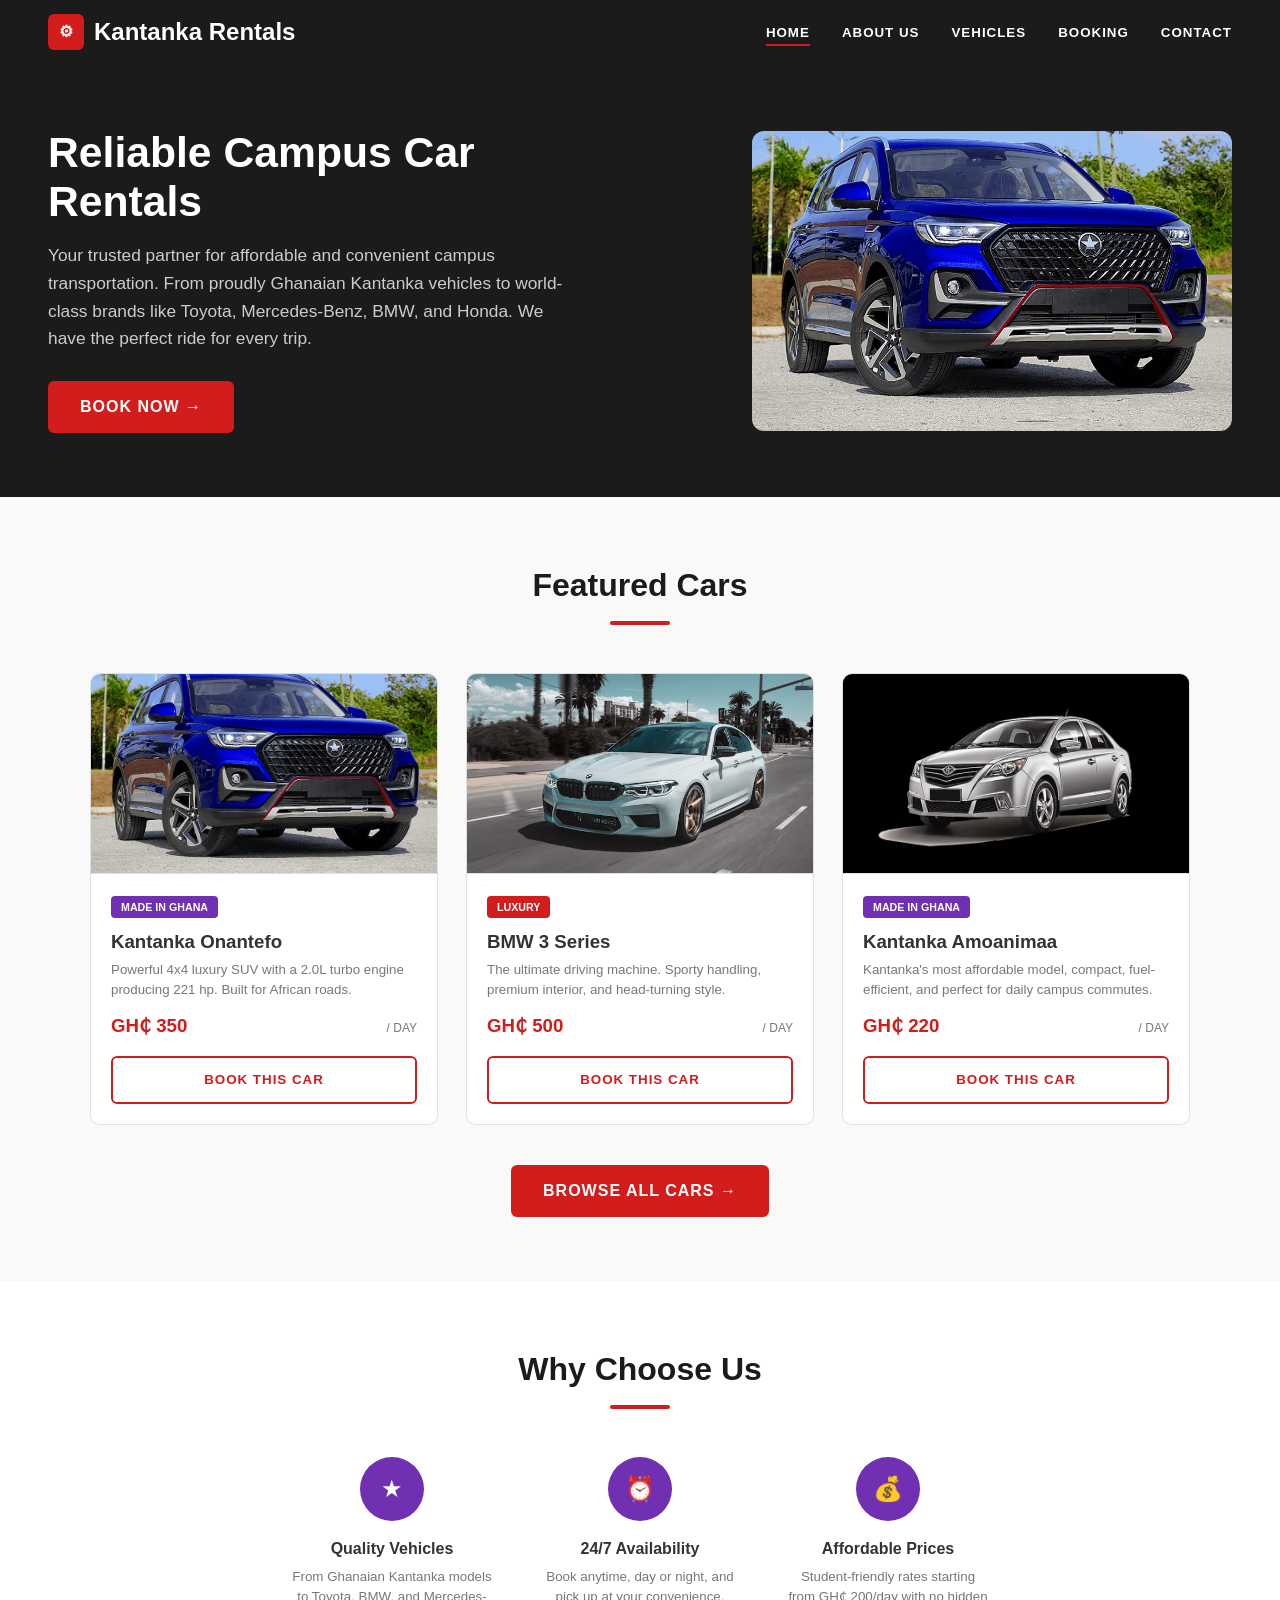
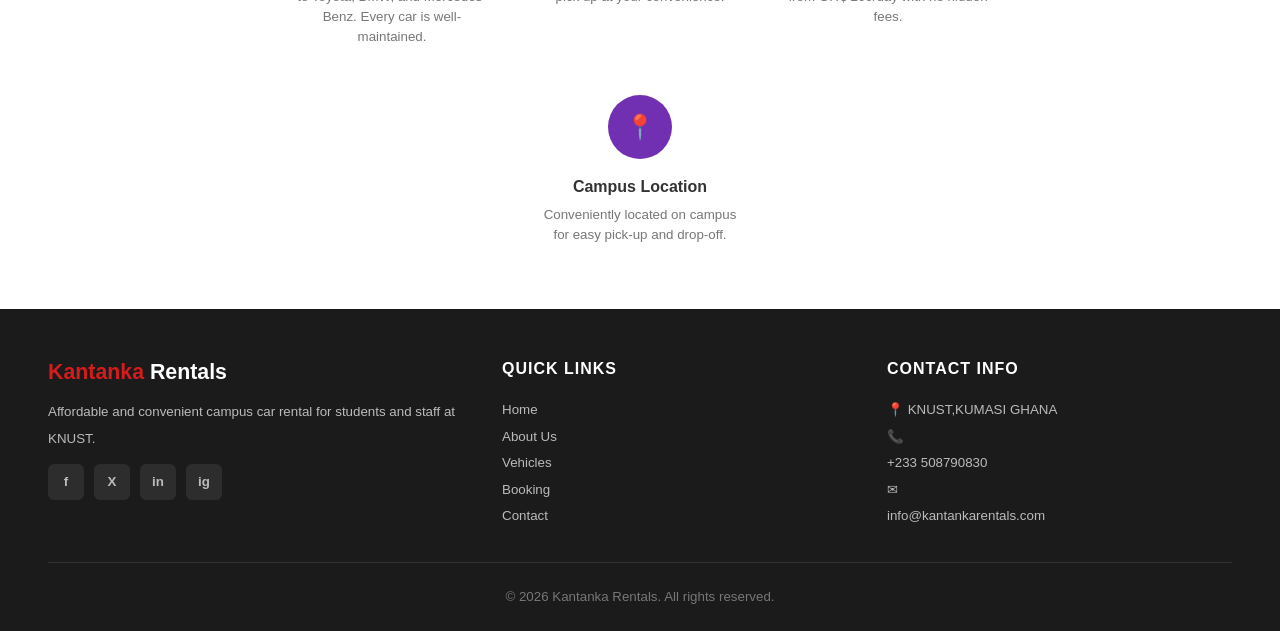
<file: index.html>
<!DOCTYPE html>
<html lang="en">
<head>
  <meta charset="UTF-8">
  <meta name="viewport" content="width=device-width, initial-scale=1.0">
  <title>Kantanka Rentals — Campus Car Rental</title>
  <link rel="stylesheet" href="styles.css">
</head>
<body>

  <nav class="navbar">
    <a href="index.html" class="logo"><div class="logo-icon">&#9881;</div>Kantanka Rentals</a>
    <ul class="nav-links">
      <li><a href="index.html" class="active">Home</a></li>
      <li><a href="about.html">About Us</a></li>
      <li><a href="vehicles.html">Vehicles</a></li>
      <li><a href="booking.html">Booking</a></li>
      <li><a href="contact.html">Contact</a></li>
    </ul>
    <button class="hamburger"><span></span><span></span><span></span></button>
  </nav>

  <section class="hero">
    <div class="hero-text">
      <h1>Reliable Campus Car Rentals</h1>
      <p>Your trusted partner for affordable and convenient campus transportation. From proudly Ghanaian Kantanka vehicles to world-class brands like Toyota, Mercedes-Benz, BMW, and Honda. We have the perfect ride for every trip.</p>
      <a href="booking.html" class="btn btn-red">Book Now &rarr;</a>
    </div>
    <div class="hero-image"><img src="images/ONATEFO.jpeg" alt="Kantanka Onantefo SUV fleet"></div>
  </section>

  <section class="section">
    <h2 class="section-title">Featured Cars</h2>
    <div class="cards-grid">
      <div class="card">
        <div class="card-img"><img src="images/ONATEFO.jpeg" alt="Kantanka Onantefo"></div>
        <div class="card-body">
          <span class="badge badge-ghana">Made in Ghana</span>
          <h3>Kantanka Onantefo</h3>
          <p class="card-desc">Powerful 4x4 luxury SUV with a 2.0L turbo engine producing 221 hp. Built for African roads.</p>
          <div class="card-price"><span class="price">GH&#8373; 350</span><span class="per-day">/ day</span></div>
          <a href="booking.html?car=kantanka-onantefo" class="btn btn-outline">Book This Car</a>
        </div>
      </div>
      <div class="card">
        <div class="card-img"><img src="images/BMW.jpg" alt="BMW 3 Series"></div>
        <div class="card-body">
          <span class="badge">Luxury</span>
          <h3>BMW 3 Series</h3>
          <p class="card-desc">The ultimate driving machine. Sporty handling, premium interior, and head-turning style.</p>
          <div class="card-price"><span class="price">GH&#8373; 500</span><span class="per-day">/ day</span></div>
          <a href="booking.html?car=bmw-3-series" class="btn btn-outline">Book This Car</a>
        </div>
      </div>
      <div class="card">
        <div class="card-img"><img src="images/AMOANIMAA.jpeg" alt="Kantanka Amoanimaa"></div>
        <div class="card-body">
          <span class="badge badge-ghana">Made in Ghana</span>
          <h3>Kantanka Amoanimaa</h3>
          <p class="card-desc">Kantanka's most affordable model, compact, fuel-efficient, and perfect for daily campus commutes.</p>
          <div class="card-price"><span class="price">GH&#8373; 220</span><span class="per-day">/ day</span></div>
          <a href="booking.html?car=kantanka-amoanimaa" class="btn btn-outline">Book This Car</a>
        </div>
      </div>
    </div>
    <div style="text-align:center; margin-top:40px;">
      <a href="vehicles.html" class="btn btn-red">Browse All Cars &rarr;</a>
    </div>
  </section>

  <section class="section" style="background: var(--white);">
    <h2 class="section-title">Why Choose Us</h2>
    <div class="features">
      <div class="feature-item"><div class="feature-icon">&#9733;</div><h3>Quality Vehicles</h3><p>From Ghanaian Kantanka models to Toyota, BMW, and Mercedes-Benz. Every car is well-maintained.</p></div>
      <div class="feature-item"><div class="feature-icon">&#9200;</div><h3>24/7 Availability</h3><p>Book anytime, day or night, and pick up at your convenience.</p></div>
      <div class="feature-item"><div class="feature-icon">&#128176;</div><h3>Affordable Prices</h3><p>Student-friendly rates starting from GH&#8373; 200/day with no hidden fees.</p></div>
      <div class="feature-item"><div class="feature-icon">&#128205;</div><h3>Campus Location</h3><p>Conveniently located on campus for easy pick-up and drop-off.</p></div>
    </div>
  </section>

  <footer class="footer">
    <div class="footer-grid">
      <div class="footer-col"><div class="footer-brand"><span>Kantanka</span> Rentals</div><p>Affordable and convenient campus car rental for students and staff at KNUST.</p><div class="footer-socials"><a href="#">f</a><a href="#">X</a><a href="#">in</a><a href="#">ig</a></div></div>
      <div class="footer-col"><h4>Quick Links</h4><a href="index.html">Home</a><a href="about.html">About Us</a><a href="vehicles.html">Vehicles</a><a href="booking.html">Booking</a><a href="contact.html">Contact</a></div>
      <div class="footer-col"><h4>Contact Info</h4><p>&#128205; KNUST,KUMASI GHANA</p><p>&#128222; <a href="tel:+233 508790830" style="color:#bbb;">+233 508790830</a></p><p>&#9993; <a href="mailto:info@kantankarentals.com" style="color:#bbb;">info@kantankarentals.com</a></p></div>
    </div>
    <div class="footer-bottom">&copy; 2026 Kantanka Rentals. All rights reserved.</div>
  </footer>

  <script src="script.js"></script>
</body>
</html>
</file>
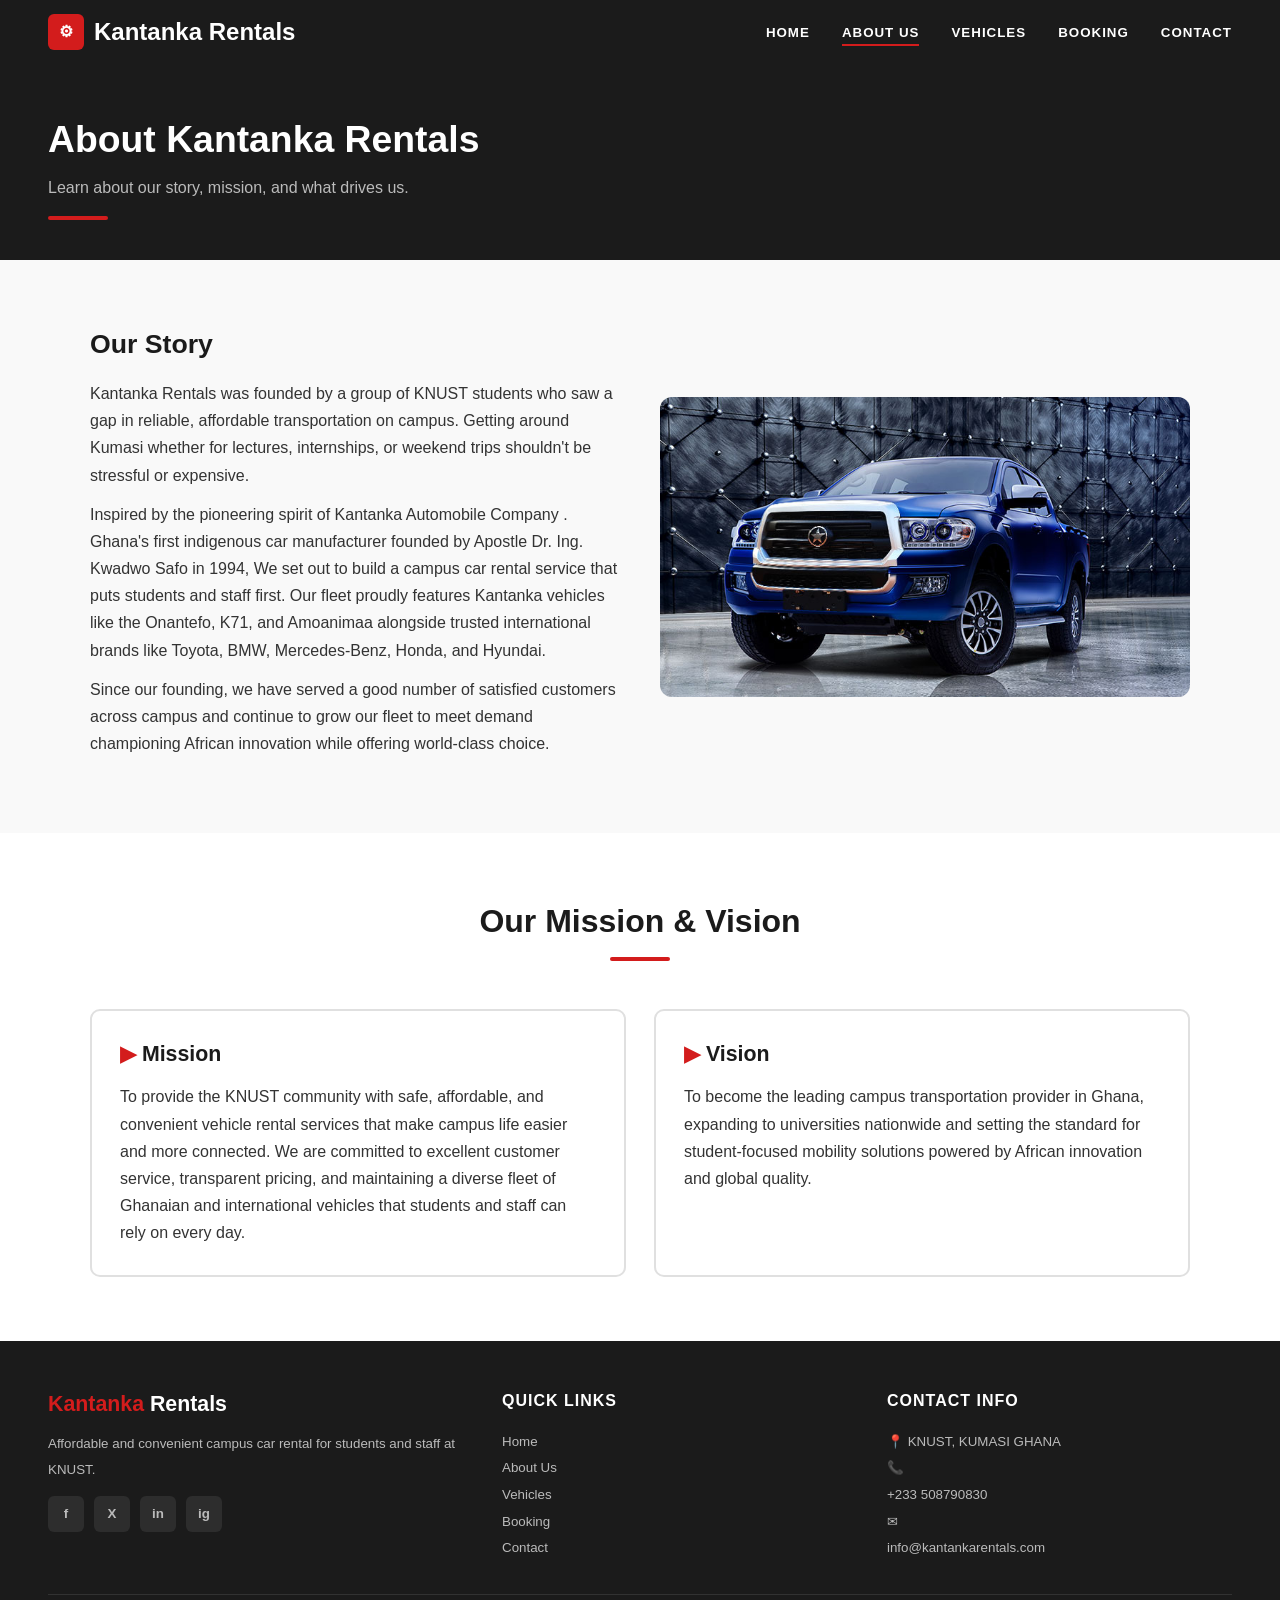
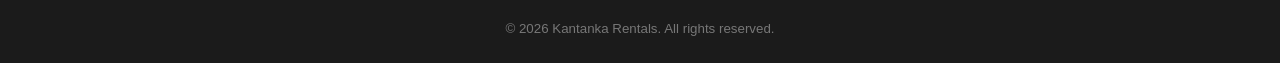
<file: about.html>
<!DOCTYPE html>
<html lang="en">
<head>
  <meta charset="UTF-8">
  <meta name="viewport" content="width=device-width, initial-scale=1.0">
  <title>About Us — Kantanka Rentals</title>
  <link rel="stylesheet" href="styles.css">
</head>
<body>

  <nav class="navbar">
    <a href="index.html" class="logo"><div class="logo-icon">&#9881;</div>Kantanka Rentals</a>
    <ul class="nav-links">
      <li><a href="index.html">Home</a></li>
      <li><a href="about.html" class="active">About Us</a></li>
      <li><a href="vehicles.html">Vehicles</a></li>
      <li><a href="booking.html">Booking</a></li>
      <li><a href="contact.html">Contact</a></li>
    </ul>
    <button class="hamburger"><span></span><span></span><span></span></button>
  </nav>

  <div class="page-header">
    <h1>About Kantanka Rentals</h1>
    <p>Learn about our story, mission, and what drives us.</p>
    <div class="page-header-line"></div>
  </div>

  <section class="section">
    <div class="about-story">
      <div class="about-story-text">
        <h2>Our Story</h2>
        <p>Kantanka Rentals was founded by a group of KNUST students who saw a gap in reliable, affordable transportation on campus. Getting around Kumasi whether for lectures, internships, or weekend trips shouldn't be stressful or expensive.</p>
        <p>Inspired by the pioneering spirit of Kantanka Automobile Company . Ghana's first indigenous car manufacturer founded by Apostle Dr. Ing. Kwadwo Safo in 1994, We set out to build a campus car rental service that puts students and staff first. Our fleet proudly features Kantanka vehicles like the Onantefo, K71, and Amoanimaa alongside trusted international brands like Toyota, BMW, Mercedes-Benz, Honda, and Hyundai.</p>
        <p>Since our founding, we have served a good number of satisfied customers across campus and continue to grow our fleet to meet demand championing African innovation while offering world-class choice.</p>
      </div>
      <div class="about-img"><img src="images/OMAMA PICKUP.jpeg" alt="Kantanka vehicles fleet"></div>
    </div>
  </section>

  <section class="section" style="background: var(--white);">
    <h2 class="section-title">Our Mission &amp; Vision</h2>
    <div class="mission-vision">
      <div class="mv-card"><h3><span>&#9654;</span> Mission</h3><p>To provide the KNUST community with safe, affordable, and convenient vehicle rental services that make campus life easier and more connected. We are committed to excellent customer service, transparent pricing, and maintaining a diverse fleet of Ghanaian and international vehicles that students and staff can rely on every day.</p></div>
      <div class="mv-card"><h3><span>&#9654;</span> Vision</h3><p>To become the leading campus transportation provider in Ghana, expanding to universities nationwide and setting the standard for student-focused mobility solutions powered by African innovation and global quality.</p></div>
    </div>
  </section>

  <footer class="footer">
    <div class="footer-grid">
      <div class="footer-col"><div class="footer-brand"><span>Kantanka</span> Rentals</div><p>Affordable and convenient campus car rental for students and staff at KNUST.</p><div class="footer-socials"><a href="#">f</a><a href="#">X</a><a href="#">in</a><a href="#">ig</a></div></div>
      <div class="footer-col"><h4>Quick Links</h4><a href="index.html">Home</a><a href="about.html">About Us</a><a href="vehicles.html">Vehicles</a><a href="booking.html">Booking</a><a href="contact.html">Contact</a></div>
      <div class="footer-col"><h4>Contact Info</h4><p>&#128205; KNUST, KUMASI GHANA</p><p>&#128222; <a href="tel:+233 508790830" style="color:#bbb;">+233 508790830</a></p><p>&#9993; <a href="mailto:info@kantankarentals.com" style="color:#bbb;">info@kantankarentals.com</a></p></div>
    </div>
    <div class="footer-bottom">&copy; 2026 Kantanka Rentals. All rights reserved.</div>
  </footer>

  <script src="script.js"></script>
</body>
</html>
</file>
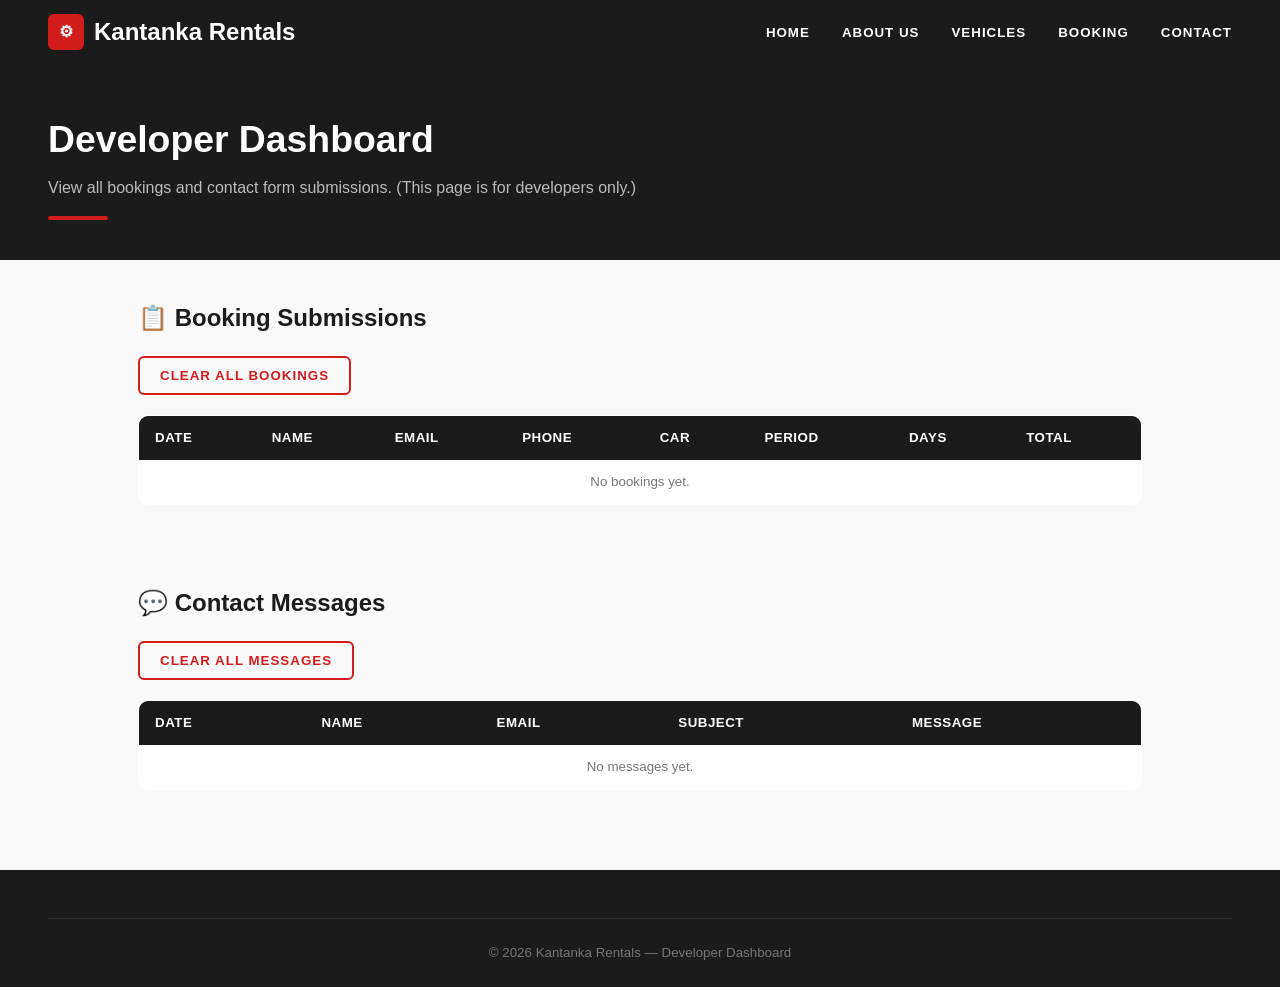
<file: admin.html>
<!DOCTYPE html>
<html lang="en">
<head>
  <meta charset="UTF-8">
  <meta name="viewport" content="width=device-width, initial-scale=1.0">
  <title>Admin Dashboard — Kantanka Rentals</title>
  <link rel="stylesheet" href="styles.css">
</head>
<body>

  <nav class="navbar">
    <a href="index.html" class="logo"><div class="logo-icon">&#9881;</div>Kantanka Rentals</a>
    <ul class="nav-links">
      <li><a href="index.html">Home</a></li>
      <li><a href="about.html">About Us</a></li>
      <li><a href="vehicles.html">Vehicles</a></li>
      <li><a href="booking.html">Booking</a></li>
      <li><a href="contact.html">Contact</a></li>
    </ul>
    <button class="hamburger"><span></span><span></span><span></span></button>
  </nav>

  <div class="page-header">
    <h1>Developer Dashboard</h1>
    <p>View all bookings and contact form submissions. (This page is for developers only.)</p>
    <div class="page-header-line"></div>
  </div>

  <!-- BOOKINGS -->
  <div class="admin-section">
    <h2>&#128203; Booking Submissions</h2>
    <div class="admin-actions">
      <button id="clear-bookings" class="btn btn-outline" style="padding:10px 20px; font-size:10pt;">Clear All Bookings</button>
    </div>
    <div style="overflow-x:auto;">
      <table class="admin-table">
        <thead>
          <tr>
            <th>Date</th>
            <th>Name</th>
            <th>Email</th>
            <th>Phone</th>
            <th>Car</th>
            <th>Period</th>
            <th>Days</th>
            <th>Total</th>
          </tr>
        </thead>
        <tbody id="bookings-table-body">
          <tr><td colspan="8" class="empty-state">Loading...</td></tr>
        </tbody>
      </table>
    </div>
  </div>

  <!-- MESSAGES -->
  <div class="admin-section">
    <h2>&#128172; Contact Messages</h2>
    <div class="admin-actions">
      <button id="clear-messages" class="btn btn-outline" style="padding:10px 20px; font-size:10pt;">Clear All Messages</button>
    </div>
    <div style="overflow-x:auto;">
      <table class="admin-table">
        <thead>
          <tr>
            <th>Date</th>
            <th>Name</th>
            <th>Email</th>
            <th>Subject</th>
            <th>Message</th>
          </tr>
        </thead>
        <tbody id="messages-table-body">
          <tr><td colspan="5" class="empty-state">Loading...</td></tr>
        </tbody>
      </table>
    </div>
  </div>

  <footer class="footer" style="margin-top: 40px;">
    <div class="footer-bottom">&copy; 2026 Kantanka Rentals — Developer Dashboard</div>
  </footer>

  <script src="script.js"></script>
</body>
</html>
</file>
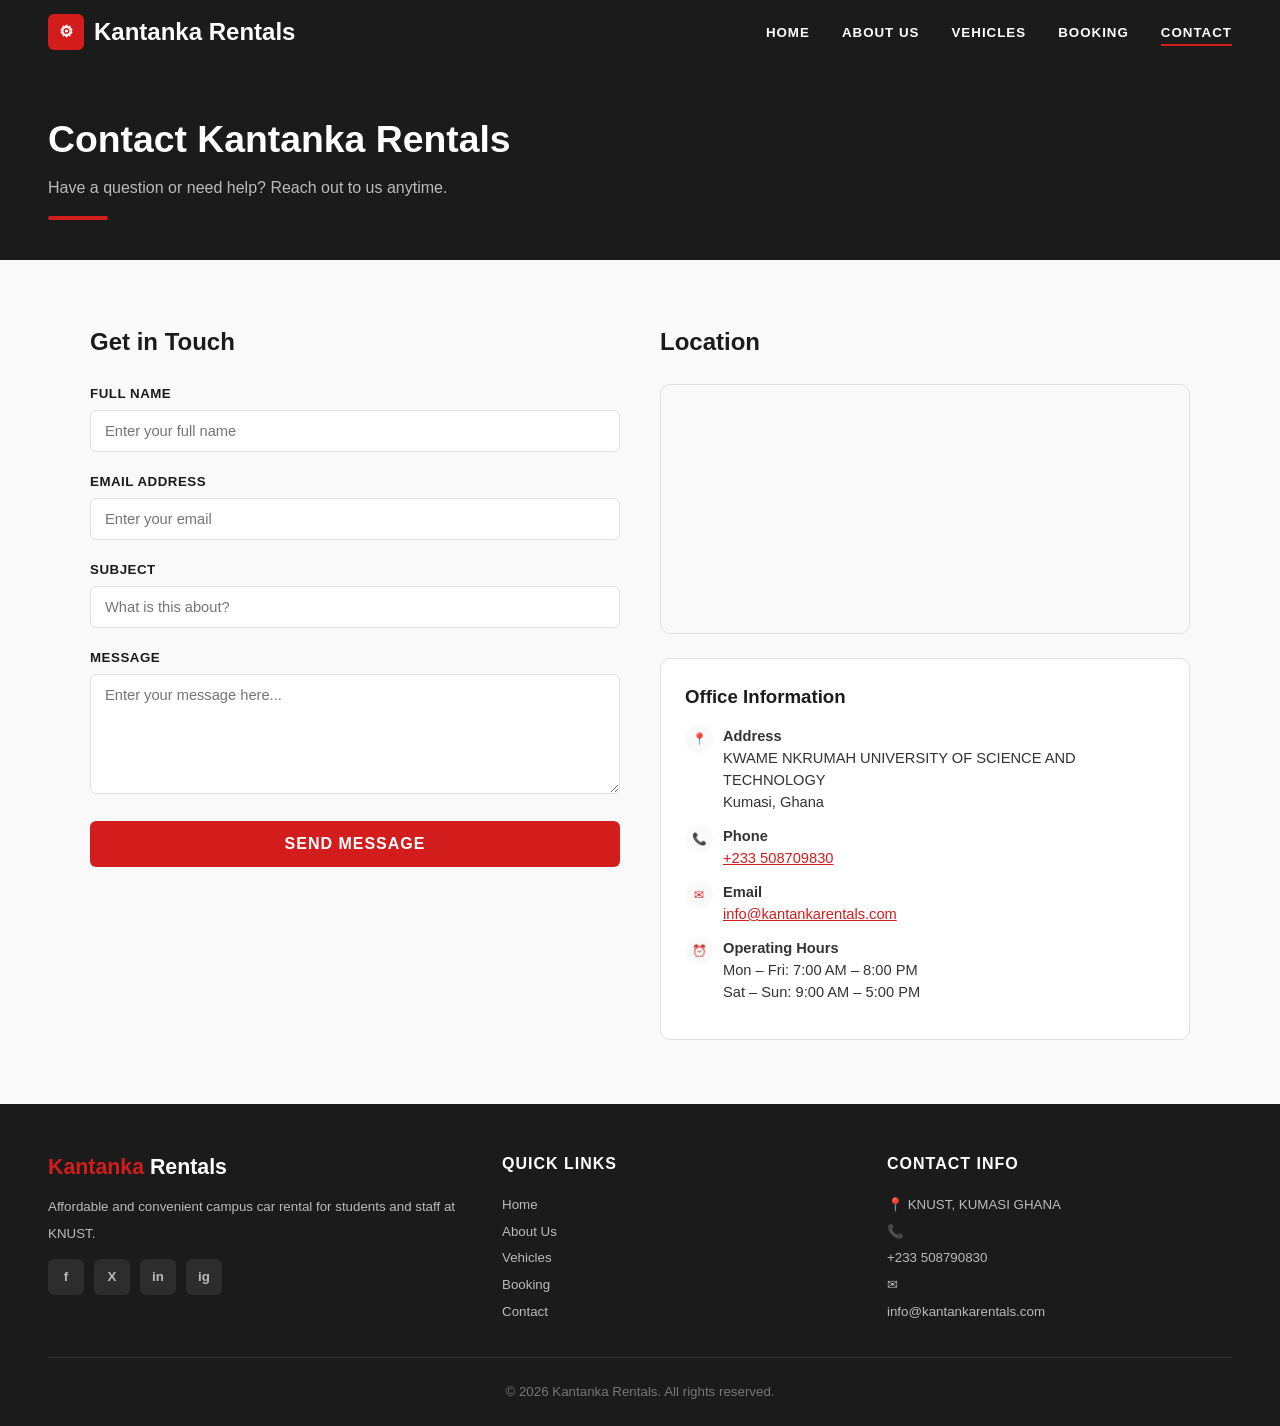
<file: contact.html>
<!DOCTYPE html>
<html lang="en">
<head>
  <meta charset="UTF-8">
  <meta name="viewport" content="width=device-width, initial-scale=1.0">
  <title>Contact — Kantanka Rentals</title>
  <link rel="stylesheet" href="styles.css">
</head>
<body>

  <nav class="navbar">
    <a href="index.html" class="logo"><div class="logo-icon">&#9881;</div>Kantanka Rentals</a>
    <ul class="nav-links">
      <li><a href="index.html">Home</a></li>
      <li><a href="about.html">About Us</a></li>
      <li><a href="vehicles.html">Vehicles</a></li>
      <li><a href="booking.html">Booking</a></li>
      <li><a href="contact.html" class="active">Contact</a></li>
    </ul>
    <button class="hamburger"><span></span><span></span><span></span></button>
  </nav>

  <div class="page-header">
    <h1>Contact Kantanka Rentals</h1>
    <p>Have a question or need help? Reach out to us anytime.</p>
    <div class="page-header-line"></div>
  </div>

  <section class="section">
    <div class="two-col">

      <!-- LEFT: Contact Form -->
      <div>
        <h2 style="font-size:18pt; font-weight:bold; margin-bottom:24px; color:var(--near-black);">Get in Touch</h2>
        <div class="form-group"><label for="c-name">Full Name</label><input type="text" id="c-name" placeholder="Enter your full name"></div>
        <div class="form-group"><label for="c-email">Email Address</label><input type="email" id="c-email" placeholder="Enter your email"></div>
        <div class="form-group"><label for="c-subject">Subject</label><input type="text" id="c-subject" placeholder="What is this about?"></div>
        <div class="form-group"><label for="c-message">Message</label><textarea id="c-message" placeholder="Enter your message here..."></textarea></div>
        <button id="contact-btn" class="btn btn-red" style="width:100%;">Send Message</button>
      </div>

      <!-- RIGHT: Real Map  Info -->
      <div>
        <h2 style="font-size:18pt; font-weight:bold; margin-bottom:24px; color:var(--near-black);">Location</h2>

        <!-- Real Google Maps embed — KNUST Campus -->
        <div class="map-container">
          <iframe
            src="https://www.google.com/maps/embed?pb=!1m18!1m12!1m3!1d7924.038237498498!2d-1.5685636!3d6.6745572!2m3!1f0!2f0!3f0!3m2!1i1024!2i768!4f13.1!3m3!1m2!1s0xfdb9410e03b2c51%3A0x2a6b1eb56a4e6a7e!2sKwame%20Nkrumah%20University%20of%20Science%20and%20Technology!5e0!3m2!1sen!2sgh!4v1709000000000!5m2!1sen!2sgh"
            allowfullscreen=""
            loading="lazy"
            referrerpolicy="no-referrer-when-downgrade">
          </iframe>
        </div>

        <div class="office-info">
          <h3>Office Information</h3>
          <div class="office-row">
            <div class="icon">&#128205;</div>
            <div><strong>Address</strong><br>KWAME NKRUMAH UNIVERSITY OF SCIENCE AND TECHNOLOGY<br> Kumasi, Ghana</div>
          </div>
          <div class="office-row">
            <div class="icon">&#128222;</div>
            <div><strong>Phone</strong><br><a href="tel:+233 508790830">+233 508709830</a></div>
          </div>
          <div class="office-row">
            <div class="icon">&#9993;</div>
            <div><strong>Email</strong><br><a href="mailto:info@kantankarentals.com">info@kantankarentals.com</a></div>
          </div>
          <div class="office-row">
            <div class="icon">&#9200;</div>
            <div><strong>Operating Hours</strong><br>Mon – Fri: 7:00 AM – 8:00 PM<br>Sat – Sun: 9:00 AM – 5:00 PM</div>
          </div>
        </div>
      </div>

    </div>
  </section>

  <!-- Success Modal -->
  <div id="contact-modal" class="modal-overlay">
    <div class="modal">
      <div class="check-circle">&#10003;</div>
      <h2>Message Sent!</h2>
      <p>Thank you for reaching out to Kantanka Rentals! We have received your message and will get back to you within 24 hours. We appreciate your interest.</p>
      <button onclick="closeModal('contact-modal')" class="btn btn-red">Close</button>
    </div>
  </div>

  <footer class="footer">
    <div class="footer-grid">
      <div class="footer-col"><div class="footer-brand"><span>Kantanka</span> Rentals</div><p>Affordable and convenient campus car rental for students and staff at KNUST.</p><div class="footer-socials"><a href="#">f</a><a href="#">X</a><a href="#">in</a><a href="#">ig</a></div></div>
      <div class="footer-col"><h4>Quick Links</h4><a href="index.html">Home</a><a href="about.html">About Us</a><a href="vehicles.html">Vehicles</a><a href="booking.html">Booking</a><a href="contact.html">Contact</a></div>
      <div class="footer-col"><h4>Contact Info</h4><p>&#128205; KNUST, KUMASI GHANA</p><p>&#128222; <a href="tel:+233 508790830" style="color:#bbb;">+233 508790830</a></p><p>&#9993; <a href="mailto:info@kantankarentals.com" style="color:#bbb;">info@kantankarentals.com</a></p></div>
    </div>
    <div class="footer-bottom">&copy; 2026 Kantanka Rentals. All rights reserved.</div>
  </footer>

  <script src="script.js"></script>
</body>
</html>
</file>
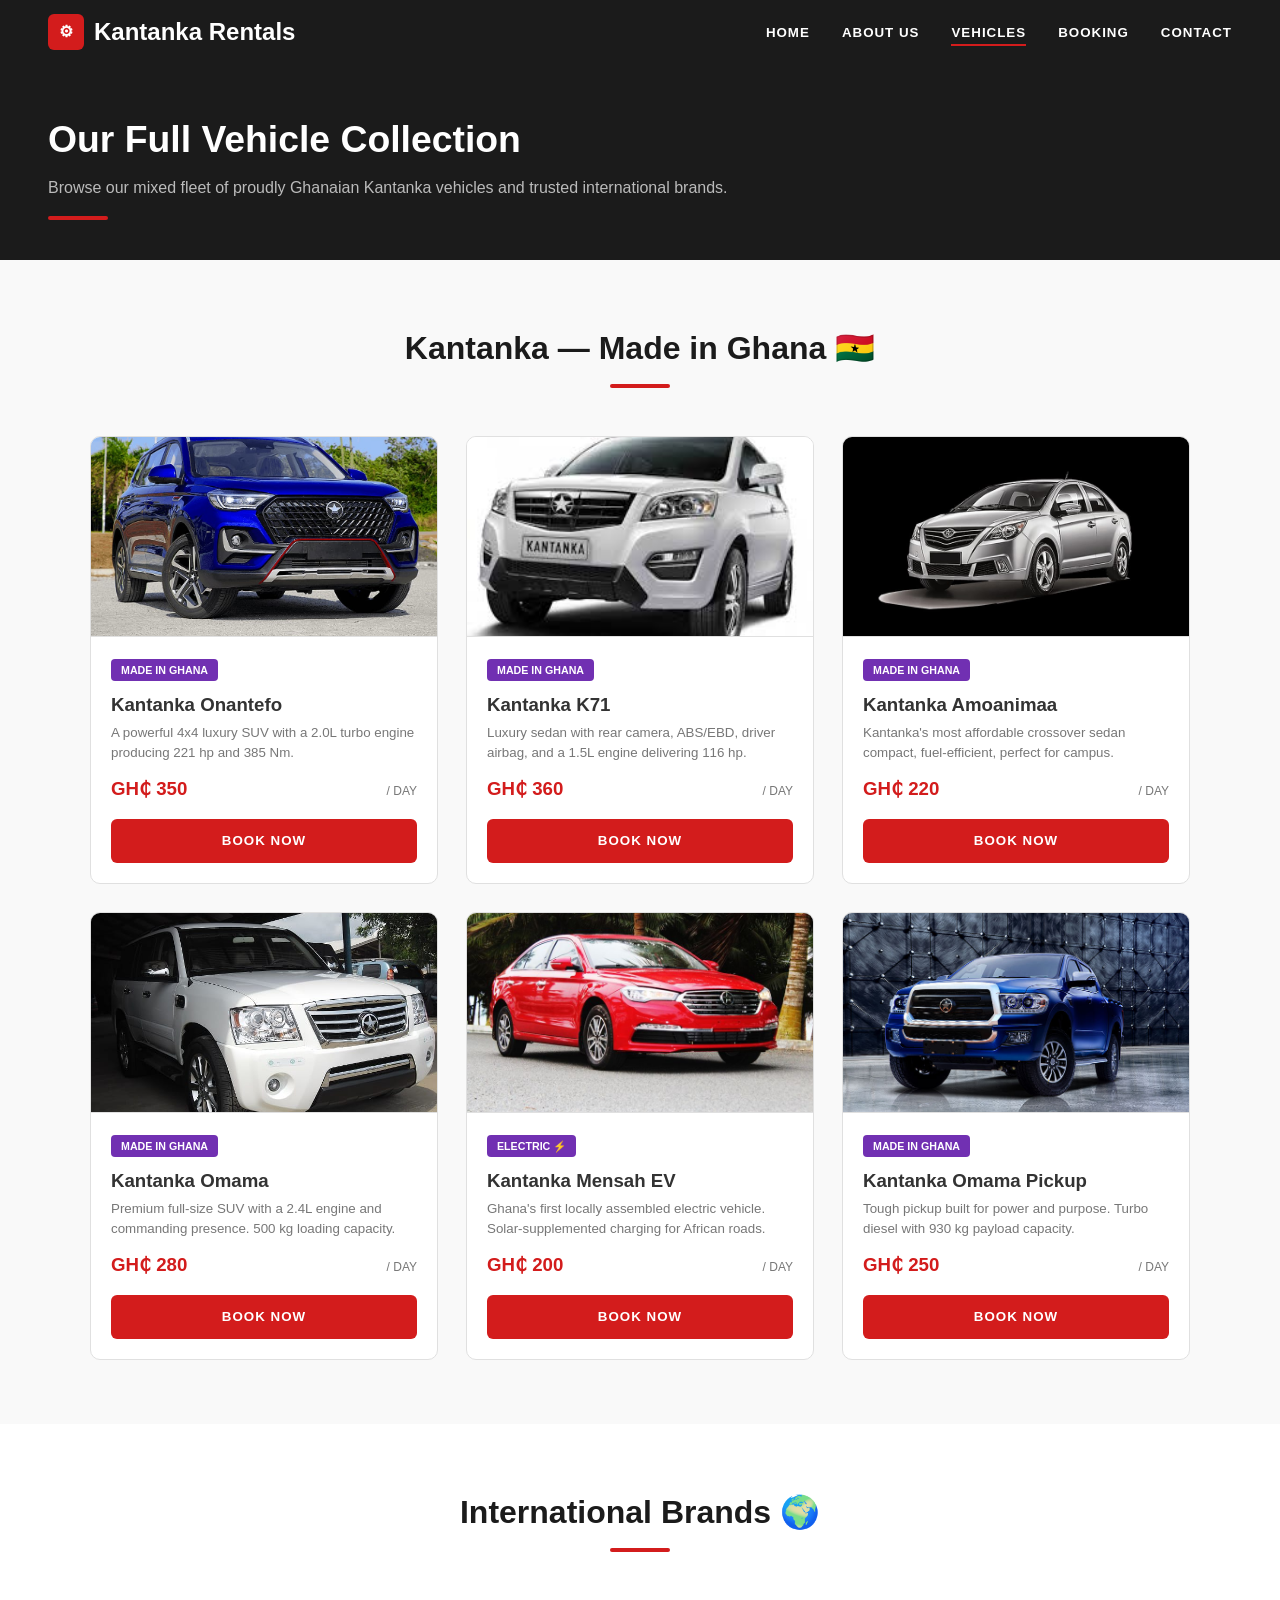
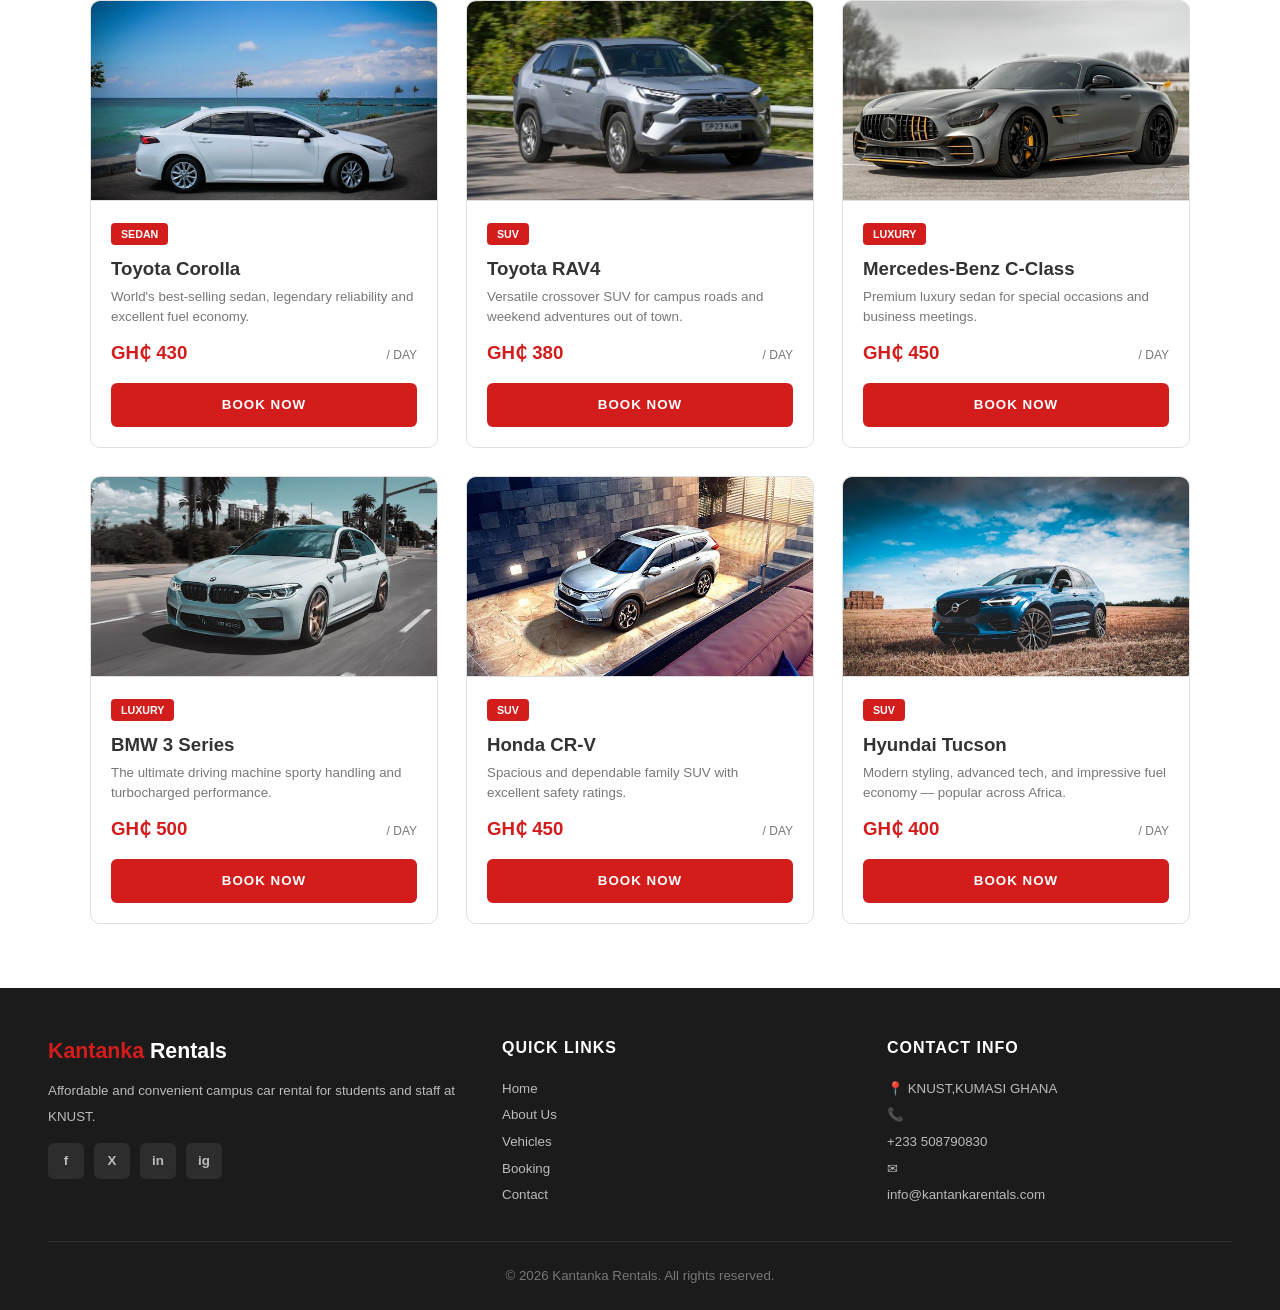
<file: vehicles.html>
<!DOCTYPE html>
<html lang="en">
<head>
  <meta charset="UTF-8">
  <meta name="viewport" content="width=device-width, initial-scale=1.0">
  <title>Vehicles — Kantanka Rentals</title>
  <link rel="stylesheet" href="styles.css">
</head>
<body>

  <nav class="navbar">
    <a href="index.html" class="logo"><div class="logo-icon">&#9881;</div>Kantanka Rentals</a>
    <ul class="nav-links">
      <li><a href="index.html">Home</a></li>
      <li><a href="about.html">About Us</a></li>
      <li><a href="vehicles.html" class="active">Vehicles</a></li>
      <li><a href="booking.html">Booking</a></li>
      <li><a href="contact.html">Contact</a></li>
    </ul>
    <button class="hamburger"><span></span><span></span><span></span></button>
  </nav>

  <div class="page-header">
    <h1>Our Full Vehicle Collection</h1>
    <p>Browse our mixed fleet of proudly Ghanaian Kantanka vehicles and trusted international brands.</p>
    <div class="page-header-line"></div>
  </div>

  <section class="section">
    <h2 class="section-title">Kantanka — Made in Ghana &#127468;&#127469;</h2>
    <div class="cards-grid">
      <div class="card"><div class="card-img"><img src="images/ONATEFO.jpeg" alt="Kantanka Onantefo"></div><div class="card-body"><span class="badge badge-ghana">Made in Ghana</span><h3>Kantanka Onantefo</h3><p class="card-desc">A powerful 4x4 luxury SUV with a 2.0L turbo engine producing 221 hp and 385 Nm.</p><div class="card-price"><span class="price">GH&#8373; 350</span><span class="per-day">/ day</span></div><a href="booking.html?car=kantanka-onantefo" class="btn btn-red">Book Now</a></div></div>
      <div class="card"><div class="card-img"><img src="images/K71.jpeg" alt="Kantanka K71"></div><div class="card-body"><span class="badge badge-ghana">Made in Ghana</span><h3>Kantanka K71</h3><p class="card-desc">Luxury sedan with rear camera, ABS/EBD, driver airbag, and a 1.5L engine delivering 116 hp.</p><div class="card-price"><span class="price">GH&#8373; 360</span><span class="per-day">/ day</span></div><a href="booking.html?car=kantanka-k71" class="btn btn-red">Book Now</a></div></div>
      <div class="card"><div class="card-img"><img src="images/AMOANIMAA.jpeg" alt="Kantanka Amoanimaa"></div><div class="card-body"><span class="badge badge-ghana">Made in Ghana</span><h3>Kantanka Amoanimaa</h3><p class="card-desc">Kantanka's most affordable crossover sedan compact, fuel-efficient, perfect for campus.</p><div class="card-price"><span class="price">GH&#8373; 220</span><span class="per-day">/ day</span></div><a href="booking.html?car=kantanka-amoanimaa" class="btn btn-red">Book Now</a></div></div>
      <div class="card"><div class="card-img"><img src="images/OMAMA.jpeg" alt="Kantanka Omama"></div><div class="card-body"><span class="badge badge-ghana">Made in Ghana</span><h3>Kantanka Omama</h3><p class="card-desc">Premium full-size SUV with a 2.4L engine and commanding presence. 500 kg loading capacity.</p><div class="card-price"><span class="price">GH&#8373; 280</span><span class="per-day">/ day</span></div><a href="booking.html?car=kantanka-omama" class="btn btn-red">Book Now</a></div></div>
      <div class="card"><div class="card-img"><img src="images/MENSAH.jpeg" alt="Kantanka Mensah EV"></div><div class="card-body"><span class="badge badge-ghana">Electric &#9889;</span><h3>Kantanka Mensah EV</h3><p class="card-desc">Ghana's first locally assembled electric vehicle. Solar-supplemented charging for African roads.</p><div class="card-price"><span class="price">GH&#8373; 200</span><span class="per-day">/ day</span></div><a href="booking.html?car=kantanka-mensah-ev" class="btn btn-red">Book Now</a></div></div>
      <div class="card"><div class="card-img"><img src="images/OMAMA PICKUP.jpeg" alt="Kantanka Omama Pickup"></div><div class="card-body"><span class="badge badge-ghana">Made in Ghana</span><h3>Kantanka Omama Pickup</h3><p class="card-desc">Tough pickup built for power and purpose. Turbo diesel with 930 kg payload capacity.</p><div class="card-price"><span class="price">GH&#8373; 250</span><span class="per-day">/ day</span></div><a href="booking.html?car=kantanka-omama-pickup" class="btn btn-red">Book Now</a></div></div>
    </div>
  </section>

  <section class="section" style="background: var(--white);">
    <h2 class="section-title">International Brands &#127757;</h2>
    <div class="cards-grid">
      <div class="card"><div class="card-img"><img src="images/CORROLA.jpg" alt="Toyota Corolla"></div><div class="card-body"><span class="badge">Sedan</span><h3>Toyota Corolla</h3><p class="card-desc">World's best-selling sedan, legendary reliability and excellent fuel economy.</p><div class="card-price"><span class="price">GH&#8373; 430</span><span class="per-day">/ day</span></div><a href="booking.html?car=toyota-corolla" class="btn btn-red">Book Now</a></div></div>
      <div class="card"><div class="card-img"><img src="images/RAV4.jpeg" alt="Toyota RAV4"></div><div class="card-body"><span class="badge">SUV</span><h3>Toyota RAV4</h3><p class="card-desc">Versatile crossover SUV for campus roads and weekend adventures out of town.</p><div class="card-price"><span class="price">GH&#8373; 380</span><span class="per-day">/ day</span></div><a href="booking.html?car=toyota-rav4" class="btn btn-red">Book Now</a></div></div>
      <div class="card"><div class="card-img"><img src="images/BENZ.jpg" alt="Mercedes-Benz C-Class"></div><div class="card-body"><span class="badge">Luxury</span><h3>Mercedes-Benz C-Class</h3><p class="card-desc">Premium luxury sedan for special occasions and business meetings.</p><div class="card-price"><span class="price">GH&#8373; 450</span><span class="per-day">/ day</span></div><a href="booking.html?car=mercedes-c-class" class="btn btn-red">Book Now</a></div></div>
      <div class="card"><div class="card-img"><img src="images/BMW.jpg" alt="BMW 3 Series"></div><div class="card-body"><span class="badge">Luxury</span><h3>BMW 3 Series</h3><p class="card-desc">The ultimate driving machine sporty handling and turbocharged performance.</p><div class="card-price"><span class="price">GH&#8373; 500</span><span class="per-day">/ day</span></div><a href="booking.html?car=bmw-3-series" class="btn btn-red">Book Now</a></div></div>
      <div class="card"><div class="card-img"><img src="images/CRV.jpeg" alt="Honda CR-V"></div><div class="card-body"><span class="badge">SUV</span><h3>Honda CR-V</h3><p class="card-desc">Spacious and dependable family SUV with excellent safety ratings.</p><div class="card-price"><span class="price">GH&#8373; 450</span><span class="per-day">/ day</span></div><a href="booking.html?car=honda-cr-v" class="btn btn-red">Book Now</a></div></div>
      <div class="card"><div class="card-img"><img src="images/HYUNDAI.jpg" alt="Hyundai Tucson"></div><div class="card-body"><span class="badge">SUV</span><h3>Hyundai Tucson</h3><p class="card-desc">Modern styling, advanced tech, and impressive fuel economy — popular across Africa.</p><div class="card-price"><span class="price">GH&#8373; 400</span><span class="per-day">/ day</span></div><a href="booking.html?car=hyundai-tucson" class="btn btn-red">Book Now</a></div></div>
    </div>
  </section>

  <footer class="footer">
    <div class="footer-grid">
      <div class="footer-col"><div class="footer-brand"><span>Kantanka</span> Rentals</div><p>Affordable and convenient campus car rental for students and staff at KNUST.</p><div class="footer-socials"><a href="#">f</a><a href="#">X</a><a href="#">in</a><a href="#">ig</a></div></div>
      <div class="footer-col"><h4>Quick Links</h4><a href="index.html">Home</a><a href="about.html">About Us</a><a href="vehicles.html">Vehicles</a><a href="booking.html">Booking</a><a href="contact.html">Contact</a></div>
      <div class="footer-col"><h4>Contact Info</h4><p>&#128205; KNUST,KUMASI GHANA</p><p>&#128222; <a href="tel:+233 508790830" style="color:#bbb;">+233 508790830</a></p><p>&#9993; <a href="mailto:info@kantankarentals.com" style="color:#bbb;">info@kantankarentals.com</a></p></div>
    </div>
    <div class="footer-bottom">&copy; 2026 Kantanka Rentals. All rights reserved.</div>
  </footer>

  <script src="script.js"></script>
</body>
</html>
</file>
<file: styles.css>
/* ===== KANTANKA RENTALS — Global Stylesheet ===== */

*, *::before, *::after { margin: 0; padding: 0; box-sizing: border-box; }

:root {
  --near-black: #1B1B1B;
  --brand-red: #D31C1C;
  --brand-red-hover: #b01717;
  --white: #FFFFFF;
  --off-white: #F9F9F9;
  --icon-purple: #7130B2;
  --grey-border: #e0e0e0;
  --text-dark: #333333;
  --text-muted: #777777;
}

html { scroll-behavior: smooth; }
body { font-family: Arial, Helvetica, sans-serif; font-size: 12pt; line-height: 1.5; color: var(--text-dark); background: var(--off-white); }
a { text-decoration: none; color: inherit; }
ul { list-style: none; }
img { max-width: 100%; display: block; }

/* ---------- Nav ---------- */
.navbar { position: sticky; top: 0; z-index: 100; display: flex; align-items: center; justify-content: space-between; padding: 0 48px; height: 64px; background: var(--near-black); flex-wrap: wrap; }
.navbar .logo { display: flex; align-items: center; gap: 10px; color: var(--white); font-size: 18pt; font-weight: bold; }
.navbar .logo .logo-icon { width: 36px; height: 36px; background: var(--brand-red); border-radius: 6px; display: flex; align-items: center; justify-content: center; font-size: 16px; color: var(--white); }
.nav-links { display: flex; gap: 32px; }
.nav-links a { color: var(--white); font-size: 10pt; font-weight: bold; text-transform: uppercase; letter-spacing: 1px; padding: 4px 0; border-bottom: 2px solid transparent; transition: border-color 0.25s; }
.nav-links a:hover, .nav-links a.active { border-bottom-color: var(--brand-red); }
.hamburger { display: none; flex-direction: column; gap: 5px; cursor: pointer; padding: 8px; background: none; border: none; }
.hamburger span { width: 24px; height: 2px; background: var(--white); display: block; transition: transform 0.3s, opacity 0.3s; }

@media (max-width: 900px) {
  .navbar { padding: 0 24px; }
  .nav-links { display: none; flex-direction: column; width: 100%; background: var(--near-black); gap: 0; padding: 0; order: 3; }
  .nav-links.open { display: flex; }
  .nav-links a { padding: 16px 24px; border-bottom: 1px solid rgba(255,255,255,0.08); font-size: 11pt; width: 100%; }
  .nav-links a:hover, .nav-links a.active { background: rgba(211,28,28,0.15); border-bottom-color: rgba(255,255,255,0.08); }
  .hamburger { display: flex; }
  .hamburger.active span:nth-child(1) { transform: translateY(7px) rotate(45deg); }
  .hamburger.active span:nth-child(2) { opacity: 0; }
  .hamburger.active span:nth-child(3) { transform: translateY(-7px) rotate(-45deg); }
}

/*  Hero  */
.hero { background: var(--near-black); color: var(--white); padding: 64px 48px; display: flex; align-items: center; justify-content: space-between; gap: 48px; min-height: 420px; }
.hero-text { max-width: 520px; }
.hero-text h1 { font-size: 32pt; font-weight: bold; line-height: 1.15; margin-bottom: 16px; }
.hero-text p { font-size: 13pt; color: #ccc; margin-bottom: 28px; line-height: 1.6; }
.hero-image { flex-shrink: 0; width: 480px; height: 300px; border-radius: 12px; overflow: hidden; }
.hero-image img { width: 100%; height: 100%; object-fit: cover; }

/*  Buttons  */
.btn { display: inline-block; padding: 14px 32px; font-family: Arial, Helvetica, sans-serif; font-size: 12pt; font-weight: bold; text-transform: uppercase; letter-spacing: 1px; border: none; border-radius: 6px; cursor: pointer; transition: background 0.25s, transform 0.15s; }
.btn-red { background: var(--brand-red); color: var(--white); }
.btn-red:hover { background: var(--brand-red-hover); transform: translateY(-2px); }
.btn-outline { background: transparent; color: var(--brand-red); border: 2px solid var(--brand-red); }
.btn-outline:hover { background: var(--brand-red); color: var(--white); }

/*  Sections */
.section { padding: 64px 48px; }
.section-title { font-size: 24pt; font-weight: bold; text-align: center; margin-bottom: 48px; color: var(--near-black); }
.section-title::after { content: ''; display: block; width: 60px; height: 4px; background: var(--brand-red); margin: 12px auto 0; border-radius: 2px; }

/*  Cards */
.cards-grid { display: grid; grid-template-columns: repeat(3, 1fr); gap: 28px; max-width: 1100px; margin: 0 auto; }
.card { background: var(--white); border-radius: 10px; overflow: hidden; border: 1px solid var(--grey-border); transition: transform 0.25s, box-shadow 0.25s; }
.card:hover { transform: translateY(-6px); box-shadow: 0 12px 32px rgba(0,0,0,0.1); }
.card-img { width: 100%; height: 200px; overflow: hidden; background: #e8e8e8; border-bottom: 1px solid var(--grey-border); }
.card-img img { width: 100%; height: 100%; object-fit: cover; }
.card-body { padding: 20px; }
.card-body h3 { font-size: 14pt; font-weight: bold; margin-bottom: 4px; }
.card-body .card-desc { font-size: 10pt; color: var(--text-muted); line-height: 1.5; margin-bottom: 12px; }
.card-price { display: flex; align-items: baseline; justify-content: space-between; margin-bottom: 16px; }
.card-price .price { color: var(--brand-red); font-weight: bold; font-size: 14pt; }
.card-price .per-day { font-size: 9pt; color: var(--text-muted); text-transform: uppercase; }
.card-body .badge { display: inline-block; background: var(--brand-red); color: var(--white); font-size: 8pt; font-weight: bold; text-transform: uppercase; padding: 3px 10px; border-radius: 4px; margin-bottom: 10px; }
.card-body .badge-ghana { background: var(--icon-purple); }
.card .btn { width: 100%; text-align: center; padding: 12px; font-size: 10pt; }

/*  Features */
.features { display: flex; justify-content: center; gap: 48px; flex-wrap: wrap; max-width: 900px; margin: 0 auto; }
.feature-item { text-align: center; max-width: 200px; }
.feature-icon { width: 64px; height: 64px; border-radius: 50%; background: var(--icon-purple); color: var(--white); display: flex; align-items: center; justify-content: center; font-size: 24px; margin: 0 auto 16px; }
.feature-item h3 { font-size: 12pt; font-weight: bold; margin-bottom: 6px; }
.feature-item p { font-size: 10pt; color: var(--text-muted); line-height: 1.5; }

/*  Page Headers  */
.page-header { background: var(--near-black); color: var(--white); padding: 48px 48px 40px; }
.page-header h1 { font-size: 28pt; font-weight: bold; }
.page-header p { margin-top: 8px; color: #bbb; font-size: 12pt; }
.page-header-line { width: 60px; height: 4px; background: var(--brand-red); border-radius: 2px; margin-top: 16px; }

/*  Forms */
.two-col { display: grid; grid-template-columns: 1fr 1fr; gap: 40px; max-width: 1100px; margin: 0 auto; }
.form-group { margin-bottom: 20px; }
.form-group label { display: block; font-size: 10pt; font-weight: bold; text-transform: uppercase; letter-spacing: 0.5px; margin-bottom: 6px; color: var(--near-black); }
.form-group input, .form-group select, .form-group textarea { width: 100%; padding: 12px 14px; font-family: Arial, Helvetica, sans-serif; font-size: 11pt; border: 1px solid var(--grey-border); border-radius: 6px; background: var(--white); color: var(--text-dark); transition: border-color 0.2s; }
.form-group input:focus, .form-group select:focus, .form-group textarea:focus { outline: none; border-color: var(--brand-red); }
.form-group textarea { resize: vertical; min-height: 120px; }
.date-row { display: grid; grid-template-columns: 1fr 1fr; gap: 16px; }

.summary-panel { background: var(--white); border: 1px solid var(--grey-border); border-radius: 10px; padding: 28px; }
.summary-panel h2 { font-size: 16pt; font-weight: bold; margin-bottom: 20px; color: var(--near-black); }
.summary-img { width: 100%; height: 180px; border-radius: 8px; overflow: hidden; margin-bottom: 20px; background: #e8e8e8; }
.summary-img img { width: 100%; height: 100%; object-fit: cover; }
.summary-row { display: flex; justify-content: space-between; padding: 10px 0; border-bottom: 1px solid var(--grey-border); font-size: 11pt; }
.summary-row:last-child { border-bottom: none; font-weight: bold; font-size: 13pt; color: var(--brand-red); }

/* Map */
.map-container { width: 100%; height: 250px; border-radius: 10px; overflow: hidden; margin-bottom: 24px; border: 1px solid var(--grey-border); }
.map-container iframe { width: 100%; height: 100%; border: 0; }

.office-info { background: var(--white); border: 1px solid var(--grey-border); border-radius: 10px; padding: 24px; }
.office-info h3 { font-size: 14pt; font-weight: bold; margin-bottom: 14px; color: var(--near-black); }
.office-row { display: flex; align-items: flex-start; gap: 10px; margin-bottom: 12px; font-size: 11pt; color: var(--text-dark); }
.office-row .icon { flex-shrink: 0; width: 28px; height: 28px; background: var(--off-white); border-radius: 50%; display: flex; align-items: center; justify-content: center; font-size: 12px; color: var(--brand-red); }
.office-row a { color: var(--brand-red); text-decoration: underline; }
.office-row a:hover { color: var(--brand-red-hover); }

/*  About  */
.about-story { display: grid; grid-template-columns: 1fr 1fr; gap: 40px; align-items: center; max-width: 1100px; margin: 0 auto; }
.about-story-text h2 { font-size: 20pt; font-weight: bold; margin-bottom: 16px; color: var(--near-black); }
.about-story-text p { line-height: 1.7; color: var(--text-dark); margin-bottom: 12px; }
.about-img { width: 100%; height: 300px; border-radius: 12px; overflow: hidden; }
.about-img img { width: 100%; height: 100%; object-fit: cover; }
.mission-vision { display: grid; grid-template-columns: 1fr 1fr; gap: 28px; max-width: 1100px; margin: 0 auto; }
.mv-card { background: var(--white); border: 2px solid var(--grey-border); border-radius: 10px; padding: 28px; }
.mv-card h3 { font-size: 16pt; font-weight: bold; margin-bottom: 12px; color: var(--near-black); }
.mv-card h3 span { color: var(--brand-red); }
.mv-card p { line-height: 1.7; color: var(--text-dark); }

/*  Success Modal  */
.modal-overlay {
  display: none;
  position: fixed; top: 0; left: 0; width: 100%; height: 100%;
  background: rgba(0,0,0,0.6); z-index: 1000;
  align-items: center; justify-content: center;
}
.modal-overlay.show { display: flex; }

.modal {
  background: var(--white); border-radius: 16px; padding: 40px 32px;
  max-width: 420px; width: 90%; text-align: center;
  animation: modalIn 0.3s ease;
}
@keyframes modalIn {
  from { transform: scale(0.85); opacity: 0; }
  to { transform: scale(1); opacity: 1; }
}

.modal .check-circle {
  width: 72px; height: 72px; border-radius: 50%;
  background: #22c55e; color: var(--white);
  display: flex; align-items: center; justify-content: center;
  font-size: 36px; margin: 0 auto 20px;
}

.modal h2 { font-size: 20pt; font-weight: bold; margin-bottom: 8px; color: var(--near-black); }
.modal p { font-size: 11pt; color: var(--text-muted); line-height: 1.6; margin-bottom: 24px; }
.modal .btn { padding: 12px 28px; font-size: 11pt; }

/*  Admin Dashboard  */
.admin-section { padding: 40px 48px; max-width: 1100px; margin: 0 auto; }
.admin-section h2 { font-size: 18pt; font-weight: bold; margin-bottom: 20px; color: var(--near-black); }
.admin-table { width: 100%; border-collapse: collapse; background: var(--white); border-radius: 10px; overflow: hidden; border: 1px solid var(--grey-border); }
.admin-table th { background: var(--near-black); color: var(--white); padding: 12px 16px; text-align: left; font-size: 10pt; text-transform: uppercase; letter-spacing: 0.5px; }
.admin-table td { padding: 12px 16px; border-bottom: 1px solid var(--grey-border); font-size: 10pt; vertical-align: top; }
.admin-table tr:last-child td { border-bottom: none; }
.admin-table tr:hover td { background: var(--off-white); }
.empty-state { text-align: center; padding: 40px; color: var(--text-muted); font-size: 12pt; }
.admin-actions { margin-bottom: 20px; }

/* Footer  */
.footer { background: var(--near-black); color: var(--white); padding: 48px 48px 24px; }
.footer-grid { display: grid; grid-template-columns: 1.2fr 1fr 1fr; gap: 40px; margin-bottom: 32px; }
.footer-col h4 { font-size: 12pt; font-weight: bold; margin-bottom: 16px; text-transform: uppercase; letter-spacing: 1px; }
.footer-col p, .footer-col a { color: #bbb; font-size: 10pt; line-height: 2; display: block; transition: color 0.2s; }
.footer-col a:hover { color: var(--brand-red); }
.footer-brand { font-size: 16pt; font-weight: bold; margin-bottom: 10px; }
.footer-brand span { color: var(--brand-red); }
.footer-socials { display: flex; gap: 10px; margin-top: 12px; }
.footer-socials a { width: 36px; height: 36px; border-radius: 6px; background: rgba(255,255,255,0.08); display: flex; align-items: center; justify-content: center; font-size: 10pt; font-weight: bold; color: #bbb; transition: background 0.2s, color 0.2s; }
.footer-socials a:hover { background: var(--brand-red); color: var(--white); }
.footer-bottom { text-align: center; padding-top: 24px; border-top: 1px solid rgba(255,255,255,0.1); font-size: 10pt; color: #777; }

/*  Responsive */
@media (max-width: 900px) {
  .hero { flex-direction: column; text-align: center; padding: 40px 24px; }
  .hero-image { width: 100%; height: 220px; }
  .cards-grid { grid-template-columns: 1fr 1fr; }
  .two-col, .about-story, .mission-vision { grid-template-columns: 1fr; }
  .footer-grid { grid-template-columns: 1fr; gap: 28px; }
  .section { padding: 40px 24px; }
  .page-header { padding: 32px 24px; }
  .features { flex-direction: column; align-items: center; }
  .admin-table { font-size: 9pt; }
  .admin-table th, .admin-table td { padding: 8px 10px; }
}
@media (max-width: 600px) {
  .hero-text h1 { font-size: 22pt; }
  .cards-grid { grid-template-columns: 1fr; }
  .date-row { grid-template-columns: 1fr; }
}
</file>
